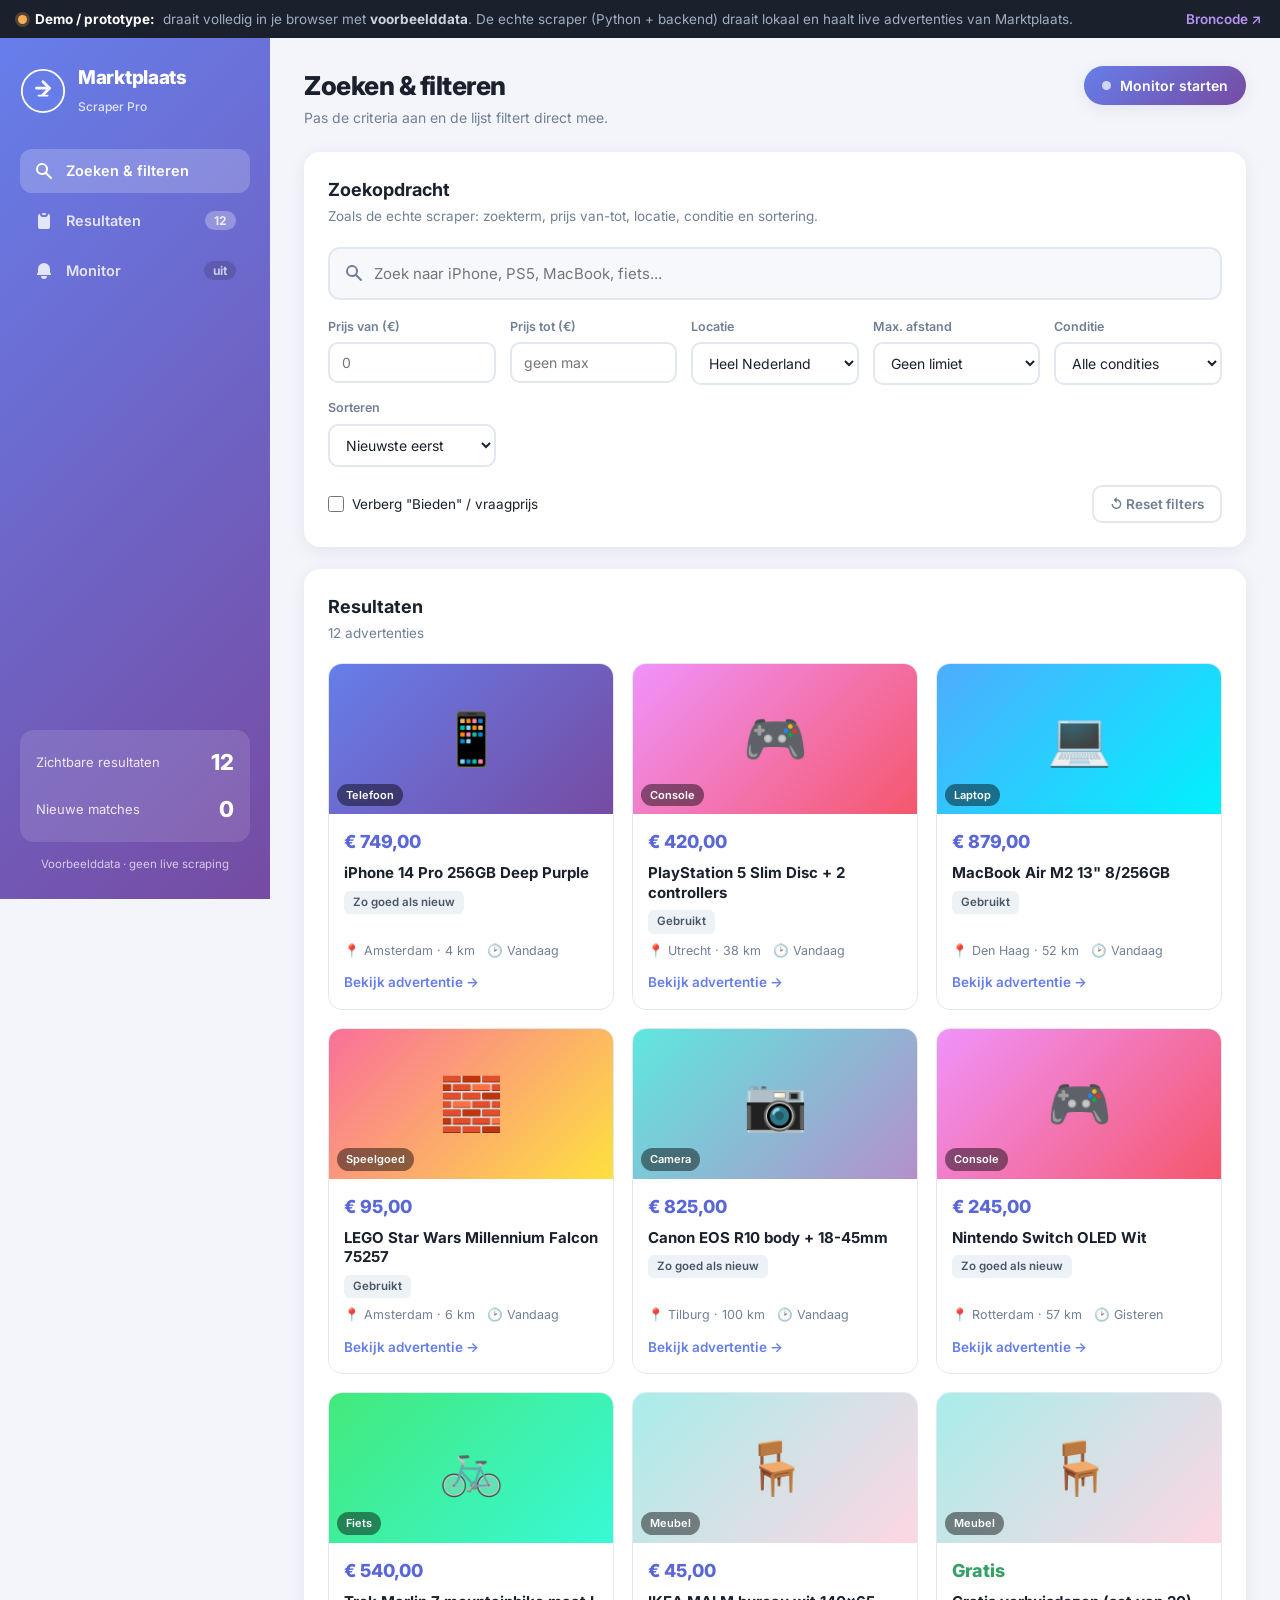
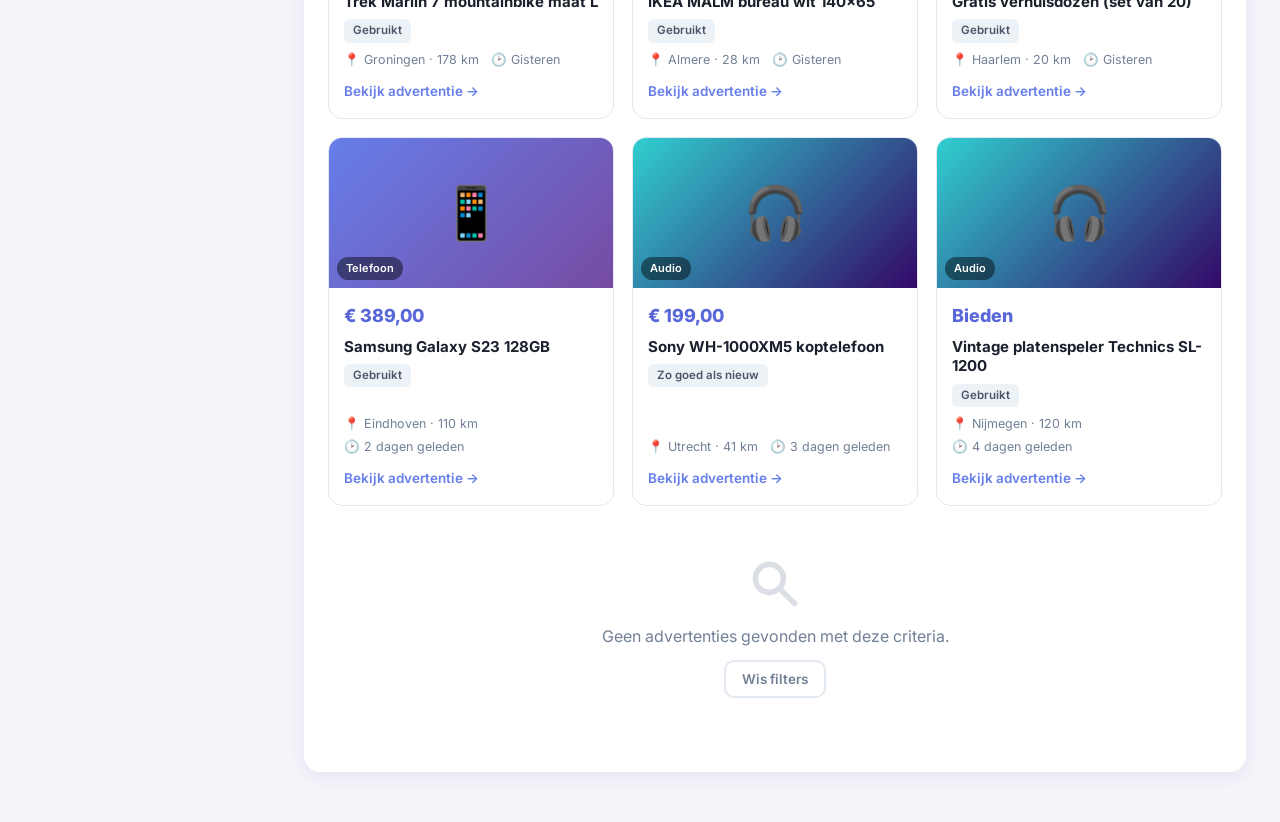
<file: demo/index.html>
<!DOCTYPE html>
<html lang="nl">
<head>
  <meta charset="UTF-8" />
  <meta name="viewport" content="width=device-width, initial-scale=1.0" />
  <title>Marktplaats Scraper | Live Demo</title>
  <meta name="description" content="Interactieve demo van de Marktplaats Scraper: zoek, filter en krijg een melding bij een nieuwe match. Prototype met voorbeelddata." />
  <link rel="preconnect" href="https://fonts.googleapis.com" />
  <link rel="preconnect" href="https://fonts.gstatic.com" crossorigin />
  <link href="https://fonts.googleapis.com/css2?family=Inter:wght@400;500;600;700;800&display=swap" rel="stylesheet" />
  <link rel="stylesheet" href="styles.css" />
  <link rel="icon" href="data:image/svg+xml,%3Csvg xmlns='http://www.w3.org/2000/svg' viewBox='0 0 50 50'%3E%3Ccircle cx='25' cy='25' r='23' fill='%23667eea'/%3E%3Cpath d='M25 15l7 7-7 7M18 22h14' stroke='white' stroke-width='3' fill='none' stroke-linecap='round'/%3E%3C/svg%3E" />
</head>
<body>
  <!-- Eerlijke demo-banner -->
  <div class="demo-banner">
    <span class="demo-banner__dot"></span>
    <strong>Demo / prototype:</strong>
    <span class="demo-banner__text">draait volledig in je browser met <strong>voorbeelddata</strong>. De echte scraper (Python&nbsp;+&nbsp;backend) draait lokaal en haalt live advertenties van Marktplaats.</span>
    <a class="demo-banner__link" href="https://github.com/Rames321/MarktsplaatsScraper2" target="_blank" rel="noopener">Broncode ↗</a>
  </div>

  <div class="app">
    <!-- Sidebar -->
    <aside class="sidebar">
      <div class="sidebar-header">
        <div class="logo">
          <svg width="46" height="46" viewBox="0 0 50 50" fill="none" xmlns="http://www.w3.org/2000/svg" aria-hidden="true">
            <circle cx="25" cy="25" r="23" fill="url(#g)" stroke="white" stroke-width="2"/>
            <path d="M25 15L32 22L25 29" stroke="white" stroke-width="3" stroke-linecap="round" stroke-linejoin="round"/>
            <path d="M18 22H32" stroke="white" stroke-width="3" stroke-linecap="round"/>
            <path d="M20 30H30" stroke="white" stroke-width="2" stroke-linecap="round"/>
            <defs>
              <linearGradient id="g" x1="0" y1="0" x2="50" y2="50">
                <stop offset="0%" stop-color="#667eea"/>
                <stop offset="100%" stop-color="#764ba2"/>
              </linearGradient>
            </defs>
          </svg>
          <div class="logo-text">
            <h2>Marktplaats</h2>
            <span>Scraper Pro</span>
          </div>
        </div>
      </div>

      <nav class="sidebar-nav">
        <button class="nav-item active" data-scroll="search-panel">
          <svg width="20" height="20" viewBox="0 0 20 20" fill="currentColor"><path d="M8 4a4 4 0 100 8 4 4 0 000-8zM2 8a6 6 0 1110.89 3.476l4.817 4.817a1 1 0 01-1.414 1.414l-4.816-4.816A6 6 0 012 8z"/></svg>
          <span>Zoeken &amp; filteren</span>
        </button>
        <button class="nav-item" data-scroll="results-panel">
          <svg width="20" height="20" viewBox="0 0 20 20" fill="currentColor"><path d="M9 2a1 1 0 000 2h2a1 1 0 100-2H9z"/><path fill-rule="evenodd" d="M4 5a2 2 0 012-2 3 3 0 003 3h2a3 3 0 003-3 2 2 0 012 2v11a2 2 0 01-2 2H6a2 2 0 01-2-2V5z" clip-rule="evenodd"/></svg>
          <span>Resultaten</span>
          <span class="badge" id="navResultCount">0</span>
        </button>
        <button class="nav-item" id="monitorToggleBtn">
          <svg width="20" height="20" viewBox="0 0 20 20" fill="currentColor"><path d="M10 2a6 6 0 00-6 6v3.586l-.707.707A1 1 0 004 14h12a1 1 0 00.707-1.707L16 11.586V8a6 6 0 00-6-6zM10 18a3 3 0 01-3-3h6a3 3 0 01-3 3z"/></svg>
          <span>Monitor</span>
          <span class="badge badge--off" id="monitorStateBadge">uit</span>
        </button>
      </nav>

      <div class="sidebar-footer">
        <div class="stats-card">
          <div class="stat">
            <span class="stat-label">Zichtbare resultaten</span>
            <span class="stat-value" id="statVisible">0</span>
          </div>
          <div class="stat">
            <span class="stat-label">Nieuwe matches</span>
            <span class="stat-value" id="statNew">0</span>
          </div>
        </div>
        <p class="sidebar-note">Voorbeelddata · geen live scraping</p>
      </div>
    </aside>

    <!-- Main -->
    <main class="main-content">
      <header class="top-bar">
        <div>
          <h1>Zoeken &amp; filteren</h1>
          <p class="subtitle">Pas de criteria aan en de lijst filtert direct mee.</p>
        </div>
        <button class="monitor-pill" id="monitorPill">
          <span class="monitor-pill__dot"></span>
          <span id="monitorPillText">Monitor starten</span>
        </button>
      </header>

      <div class="content-wrapper">
        <!-- Filterpaneel -->
        <section class="panel" id="search-panel">
          <div class="panel-header">
            <h2>Zoekopdracht</h2>
            <p>Zoals de echte scraper: zoekterm, prijs van-tot, locatie, conditie en sortering.</p>
          </div>

          <div class="search-box">
            <svg class="search-icon" width="20" height="20" viewBox="0 0 20 20" fill="currentColor"><path d="M8 4a4 4 0 100 8 4 4 0 000-8zM2 8a6 6 0 1110.89 3.476l4.817 4.817a1 1 0 01-1.414 1.414l-4.816-4.816A6 6 0 012 8z"/></svg>
            <input type="text" id="searchTerm" placeholder="Zoek naar iPhone, PS5, MacBook, fiets..." autocomplete="off" />
            <button class="clear-search" id="clearSearch" title="Wis zoekterm" hidden>×</button>
          </div>

          <div class="filter-grid">
            <div class="filter-item">
              <label for="minPrice">Prijs van (€)</label>
              <input type="number" id="minPrice" placeholder="0" min="0" />
            </div>
            <div class="filter-item">
              <label for="maxPrice">Prijs tot (€)</label>
              <input type="number" id="maxPrice" placeholder="geen max" min="0" />
            </div>
            <div class="filter-item">
              <label for="location">Locatie</label>
              <select id="location">
                <option value="">Heel Nederland</option>
              </select>
            </div>
            <div class="filter-item">
              <label for="distance">Max. afstand</label>
              <select id="distance">
                <option value="">Geen limiet</option>
                <option value="10">Binnen 10 km</option>
                <option value="25">Binnen 25 km</option>
                <option value="50">Binnen 50 km</option>
                <option value="100">Binnen 100 km</option>
              </select>
            </div>
            <div class="filter-item">
              <label for="condition">Conditie</label>
              <select id="condition">
                <option value="">Alle condities</option>
                <option value="Nieuw">Nieuw</option>
                <option value="Zo goed als nieuw">Zo goed als nieuw</option>
                <option value="Gebruikt">Gebruikt</option>
              </select>
            </div>
            <div class="filter-item">
              <label for="sortBy">Sorteren</label>
              <select id="sortBy">
                <option value="date">Nieuwste eerst</option>
                <option value="price-asc">Prijs (laag → hoog)</option>
                <option value="price-desc">Prijs (hoog → laag)</option>
                <option value="distance">Dichtstbijzijnd</option>
              </select>
            </div>
          </div>

          <div class="filter-actions">
            <label class="checkbox">
              <input type="checkbox" id="excludeBidding" />
              <span>Verberg "Bieden" / vraagprijs</span>
            </label>
            <button class="reset-btn" id="resetFilters">↺ Reset filters</button>
          </div>
        </section>

        <!-- Resultaten -->
        <section class="panel" id="results-panel">
          <div class="panel-header results-header">
            <div>
              <h2>Resultaten</h2>
              <p id="resultSummary">Resultaten laden...</p>
            </div>
            <div class="active-filters" id="activeFilters"></div>
          </div>

          <div class="results-grid" id="resultsGrid"></div>

          <div class="empty-state" id="emptyState" hidden>
            <svg width="56" height="56" viewBox="0 0 20 20" fill="currentColor" opacity="0.25"><path d="M8 4a4 4 0 100 8 4 4 0 000-8zM2 8a6 6 0 1110.89 3.476l4.817 4.817a1 1 0 01-1.414 1.414l-4.816-4.816A6 6 0 012 8z"/></svg>
            <p>Geen advertenties gevonden met deze criteria.</p>
            <button class="reset-btn" id="emptyReset">Wis filters</button>
          </div>
        </section>
      </div>
    </main>
  </div>

  <!-- Toast container voor "nieuwe match"-meldingen -->
  <div class="toast-stack" id="toastStack" aria-live="polite"></div>

  <script src="data.js"></script>
  <script src="app.js"></script>
</body>
</html>
</file>
<file: demo/styles.css>
/* ===========================================================================
   Marktplaats Scraper demo styling
   Huisstijl overgenomen van de echte React-app: paarse gradient #667eea→#764ba2,
   sidebar-layout, kaarten met zachte schaduw.
   =========================================================================== */

:root {
  --grad: linear-gradient(135deg, #667eea 0%, #764ba2 100%);
  --purple: #667eea;
  --purple-dark: #5a67d8;
  --ink: #1a202c;
  --muted: #718096;
  --line: #e2e8f0;
  --bg: #f4f5fb;
  --card: #ffffff;
  --green: #38a169;
  --shadow: 0 4px 18px rgba(45, 55, 72, 0.08);
  --shadow-lg: 0 12px 34px rgba(45, 55, 72, 0.16);
  --radius: 16px;
}

* { box-sizing: border-box; margin: 0; padding: 0; }

body {
  font-family: 'Inter', system-ui, -apple-system, sans-serif;
  background: var(--bg);
  color: var(--ink);
  line-height: 1.5;
  -webkit-font-smoothing: antialiased;
}

/* ---- Demo banner ---- */
.demo-banner {
  display: flex;
  align-items: center;
  gap: 8px;
  flex-wrap: wrap;
  padding: 9px 18px;
  font-size: 13.5px;
  background: #1a202c;
  color: #e2e8f0;
}
.demo-banner strong { color: #fff; }
.demo-banner__text { color: #a0aec0; }
.demo-banner__text strong { color: #cbd5e0; }
.demo-banner__dot {
  width: 9px; height: 9px; border-radius: 50%;
  background: #f6ad55;
  box-shadow: 0 0 0 3px rgba(246, 173, 85, 0.25);
  flex-shrink: 0;
}
.demo-banner__link {
  margin-left: auto;
  color: #b794f4;
  text-decoration: none;
  font-weight: 600;
  white-space: nowrap;
}
.demo-banner__link:hover { text-decoration: underline; }

/* ---- App layout ---- */
.app {
  display: grid;
  grid-template-columns: 270px 1fr;
  min-height: calc(100vh - 39px);
}

/* ---- Sidebar ---- */
.sidebar {
  background: var(--grad);
  color: #fff;
  padding: 26px 20px;
  display: flex;
  flex-direction: column;
  position: sticky;
  top: 0;
  height: calc(100vh - 39px);
}
.sidebar-header { margin-bottom: 32px; }
.logo { display: flex; align-items: center; gap: 12px; }
.logo-text h2 { font-size: 19px; font-weight: 800; letter-spacing: -0.3px; }
.logo-text span { font-size: 12px; opacity: 0.8; font-weight: 500; }

.sidebar-nav { display: flex; flex-direction: column; gap: 6px; }
.nav-item {
  display: flex;
  align-items: center;
  gap: 12px;
  width: 100%;
  padding: 12px 14px;
  border: none;
  border-radius: 12px;
  background: transparent;
  color: rgba(255, 255, 255, 0.82);
  font-size: 14.5px;
  font-weight: 600;
  font-family: inherit;
  cursor: pointer;
  text-align: left;
  transition: background 0.15s, color 0.15s;
}
.nav-item:hover { background: rgba(255, 255, 255, 0.12); color: #fff; }
.nav-item.active { background: rgba(255, 255, 255, 0.2); color: #fff; }
.nav-item span:nth-child(2) { flex: 1; }
.badge {
  background: rgba(255, 255, 255, 0.28);
  border-radius: 999px;
  padding: 2px 9px;
  font-size: 12px;
  font-weight: 700;
  min-width: 22px;
  text-align: center;
}
.badge--off { background: rgba(0, 0, 0, 0.18); opacity: 0.8; }
.nav-item.monitor-on .badge { background: var(--green); }

.sidebar-footer { margin-top: auto; padding-top: 24px; }
.stats-card {
  background: rgba(255, 255, 255, 0.12);
  border-radius: 14px;
  padding: 16px;
  display: flex;
  flex-direction: column;
  gap: 14px;
}
.stat { display: flex; justify-content: space-between; align-items: center; }
.stat-label { font-size: 13px; opacity: 0.85; }
.stat-value { font-size: 22px; font-weight: 800; }
.sidebar-note {
  margin-top: 14px;
  font-size: 11.5px;
  opacity: 0.7;
  text-align: center;
}

/* ---- Main ---- */
.main-content { padding: 28px 34px 50px; max-width: 1180px; }
.top-bar {
  display: flex;
  justify-content: space-between;
  align-items: flex-start;
  gap: 16px;
  margin-bottom: 24px;
}
.top-bar h1 { font-size: 26px; font-weight: 800; letter-spacing: -0.5px; }
.subtitle { color: var(--muted); font-size: 14px; margin-top: 2px; }

.monitor-pill {
  display: inline-flex;
  align-items: center;
  gap: 9px;
  padding: 11px 18px;
  border: none;
  border-radius: 999px;
  background: var(--grad);
  color: #fff;
  font-family: inherit;
  font-size: 14px;
  font-weight: 600;
  cursor: pointer;
  box-shadow: var(--shadow);
  transition: transform 0.12s, box-shadow 0.15s;
  white-space: nowrap;
}
.monitor-pill:hover { transform: translateY(-1px); box-shadow: var(--shadow-lg); }
.monitor-pill__dot {
  width: 9px; height: 9px; border-radius: 50%;
  background: #fff; opacity: 0.7;
}
.monitor-pill.on { background: var(--green); }
.monitor-pill.on .monitor-pill__dot {
  opacity: 1;
  animation: pulse 1.6s infinite;
}
@keyframes pulse {
  0%, 100% { box-shadow: 0 0 0 0 rgba(255, 255, 255, 0.7); }
  50% { box-shadow: 0 0 0 7px rgba(255, 255, 255, 0); }
}

.content-wrapper { display: flex; flex-direction: column; gap: 22px; }

/* ---- Panels ---- */
.panel {
  background: var(--card);
  border-radius: var(--radius);
  padding: 24px;
  box-shadow: var(--shadow);
}
.panel-header { margin-bottom: 20px; }
.panel-header h2 { font-size: 18px; font-weight: 700; }
.panel-header p { color: var(--muted); font-size: 13.5px; margin-top: 3px; }

/* ---- Search box ---- */
.search-box {
  display: flex;
  align-items: center;
  gap: 10px;
  background: #f7f8fc;
  border: 2px solid var(--line);
  border-radius: 12px;
  padding: 4px 14px;
  margin-bottom: 18px;
  transition: border-color 0.15s, box-shadow 0.15s;
}
.search-box:focus-within {
  border-color: var(--purple);
  box-shadow: 0 0 0 4px rgba(102, 126, 234, 0.12);
}
.search-icon { color: var(--muted); flex-shrink: 0; }
.search-box input {
  flex: 1;
  border: none;
  background: transparent;
  font-family: inherit;
  font-size: 15px;
  padding: 11px 0;
  outline: none;
  color: var(--ink);
}
.clear-search {
  border: none;
  background: var(--line);
  color: var(--muted);
  width: 24px; height: 24px;
  border-radius: 50%;
  font-size: 17px;
  line-height: 1;
  cursor: pointer;
}
.clear-search:hover { background: #cbd5e0; }

/* ---- Filter grid ---- */
.filter-grid {
  display: grid;
  grid-template-columns: repeat(auto-fit, minmax(160px, 1fr));
  gap: 14px;
}
.filter-item { display: flex; flex-direction: column; gap: 6px; }
.filter-item label {
  font-size: 12.5px;
  font-weight: 600;
  color: var(--muted);
}
.filter-item input,
.filter-item select {
  border: 2px solid var(--line);
  border-radius: 10px;
  padding: 10px 12px;
  font-family: inherit;
  font-size: 14px;
  color: var(--ink);
  background: #fff;
  outline: none;
  transition: border-color 0.15s, box-shadow 0.15s;
}
.filter-item input:focus,
.filter-item select:focus {
  border-color: var(--purple);
  box-shadow: 0 0 0 4px rgba(102, 126, 234, 0.12);
}

.filter-actions {
  display: flex;
  justify-content: space-between;
  align-items: center;
  gap: 14px;
  margin-top: 18px;
  flex-wrap: wrap;
}
.checkbox {
  display: inline-flex;
  align-items: center;
  gap: 8px;
  font-size: 13.5px;
  color: var(--ink);
  cursor: pointer;
}
.checkbox input { width: 16px; height: 16px; accent-color: var(--purple); cursor: pointer; }
.reset-btn {
  border: 2px solid var(--line);
  background: #fff;
  color: var(--muted);
  font-family: inherit;
  font-size: 13.5px;
  font-weight: 600;
  padding: 9px 16px;
  border-radius: 10px;
  cursor: pointer;
  transition: border-color 0.15s, color 0.15s;
}
.reset-btn:hover { border-color: var(--purple); color: var(--purple); }

/* ---- Results header ---- */
.results-header {
  display: flex;
  justify-content: space-between;
  align-items: flex-start;
  gap: 16px;
  flex-wrap: wrap;
}
.active-filters { display: flex; flex-wrap: wrap; gap: 7px; }
.filter-tag {
  display: inline-flex;
  align-items: center;
  gap: 6px;
  background: rgba(102, 126, 234, 0.12);
  color: var(--purple-dark);
  border-radius: 999px;
  padding: 5px 12px;
  font-size: 12.5px;
  font-weight: 600;
}

/* ---- Results grid ---- */
.results-grid {
  display: grid;
  grid-template-columns: repeat(auto-fill, minmax(250px, 1fr));
  gap: 18px;
}
.result-card {
  border: 1px solid var(--line);
  border-radius: 14px;
  overflow: hidden;
  background: #fff;
  display: flex;
  flex-direction: column;
  transition: transform 0.15s, box-shadow 0.15s, border-color 0.15s;
  animation: cardIn 0.3s ease both;
}
.result-card:hover {
  transform: translateY(-3px);
  box-shadow: var(--shadow-lg);
  border-color: transparent;
}
@keyframes cardIn {
  from { opacity: 0; transform: translateY(8px); }
  to { opacity: 1; transform: translateY(0); }
}
.result-thumb {
  height: 150px;
  display: flex;
  align-items: center;
  justify-content: center;
  font-size: 52px;
  position: relative;
}
.result-thumb .cat-label {
  position: absolute;
  bottom: 8px; left: 8px;
  background: rgba(0, 0, 0, 0.45);
  color: #fff;
  font-size: 11px;
  font-weight: 600;
  padding: 3px 9px;
  border-radius: 999px;
  text-transform: capitalize;
  backdrop-filter: blur(2px);
}
.new-flag {
  position: absolute;
  top: 8px; right: 8px;
  background: var(--green);
  color: #fff;
  font-size: 11px;
  font-weight: 700;
  padding: 4px 10px;
  border-radius: 999px;
  box-shadow: 0 2px 8px rgba(56, 161, 105, 0.4);
}
.result-body { padding: 14px 15px 16px; display: flex; flex-direction: column; gap: 8px; flex: 1; }
.result-title {
  font-size: 15px;
  font-weight: 700;
  line-height: 1.3;
  display: -webkit-box;
  -webkit-line-clamp: 2;
  -webkit-box-orient: vertical;
  overflow: hidden;
}
.result-price {
  font-size: 18px;
  font-weight: 800;
  color: var(--purple-dark);
}
.result-price.free { color: var(--green); }
.result-meta {
  display: flex;
  flex-wrap: wrap;
  gap: 4px 12px;
  font-size: 12.5px;
  color: var(--muted);
  margin-top: auto;
}
.result-meta span { display: inline-flex; align-items: center; gap: 4px; }
.result-cond {
  align-self: flex-start;
  font-size: 11.5px;
  font-weight: 600;
  color: #4a5568;
  background: #edf2f7;
  padding: 3px 9px;
  border-radius: 6px;
}
.result-link {
  margin-top: 4px;
  font-size: 13.5px;
  font-weight: 600;
  color: var(--purple);
  text-decoration: none;
}
.result-link:hover { text-decoration: underline; }

/* ---- Empty state ---- */
.empty-state {
  display: flex;
  flex-direction: column;
  align-items: center;
  gap: 12px;
  padding: 50px 20px;
  text-align: center;
  color: var(--muted);
}

/* ---- Toast ---- */
.toast-stack {
  position: fixed;
  bottom: 24px;
  right: 24px;
  display: flex;
  flex-direction: column;
  gap: 12px;
  z-index: 1000;
  max-width: 360px;
}
.toast {
  display: flex;
  gap: 12px;
  background: #fff;
  border-radius: 14px;
  box-shadow: var(--shadow-lg);
  padding: 14px 16px;
  border-left: 4px solid var(--green);
  animation: toastIn 0.4s cubic-bezier(0.16, 1, 0.3, 1) both;
}
.toast.leaving { animation: toastOut 0.3s ease forwards; }
@keyframes toastIn {
  from { opacity: 0; transform: translateX(40px) scale(0.95); }
  to { opacity: 1; transform: translateX(0) scale(1); }
}
@keyframes toastOut {
  to { opacity: 0; transform: translateX(40px); }
}
.toast__icon {
  width: 38px; height: 38px;
  border-radius: 10px;
  background: rgba(56, 161, 105, 0.14);
  display: flex;
  align-items: center;
  justify-content: center;
  font-size: 20px;
  flex-shrink: 0;
}
.toast__body { flex: 1; min-width: 0; }
.toast__title { font-size: 13px; font-weight: 700; color: var(--green); }
.toast__listing { font-size: 14px; font-weight: 600; margin: 2px 0 1px; }
.toast__listing.clip {
  display: -webkit-box; -webkit-line-clamp: 1; -webkit-box-orient: vertical; overflow: hidden;
}
.toast__meta { font-size: 12.5px; color: var(--muted); }
.toast__close {
  border: none; background: transparent;
  color: var(--muted); font-size: 18px;
  cursor: pointer; align-self: flex-start;
  line-height: 1;
}

/* ---- Responsive ---- */
@media (max-width: 880px) {
  .app { grid-template-columns: 1fr; }
  .sidebar {
    position: static;
    height: auto;
    flex-direction: row;
    align-items: center;
    flex-wrap: wrap;
    gap: 12px 24px;
    padding: 16px 20px;
  }
  .sidebar-header { margin-bottom: 0; }
  .sidebar-nav { flex-direction: row; flex-wrap: wrap; gap: 6px; }
  .nav-item span:nth-child(2) { flex: none; }
  .sidebar-footer { display: none; }
  .main-content { padding: 22px 18px 40px; }
  .top-bar { flex-direction: column; }
  .toast-stack { left: 16px; right: 16px; max-width: none; bottom: 16px; }
}
</file>
